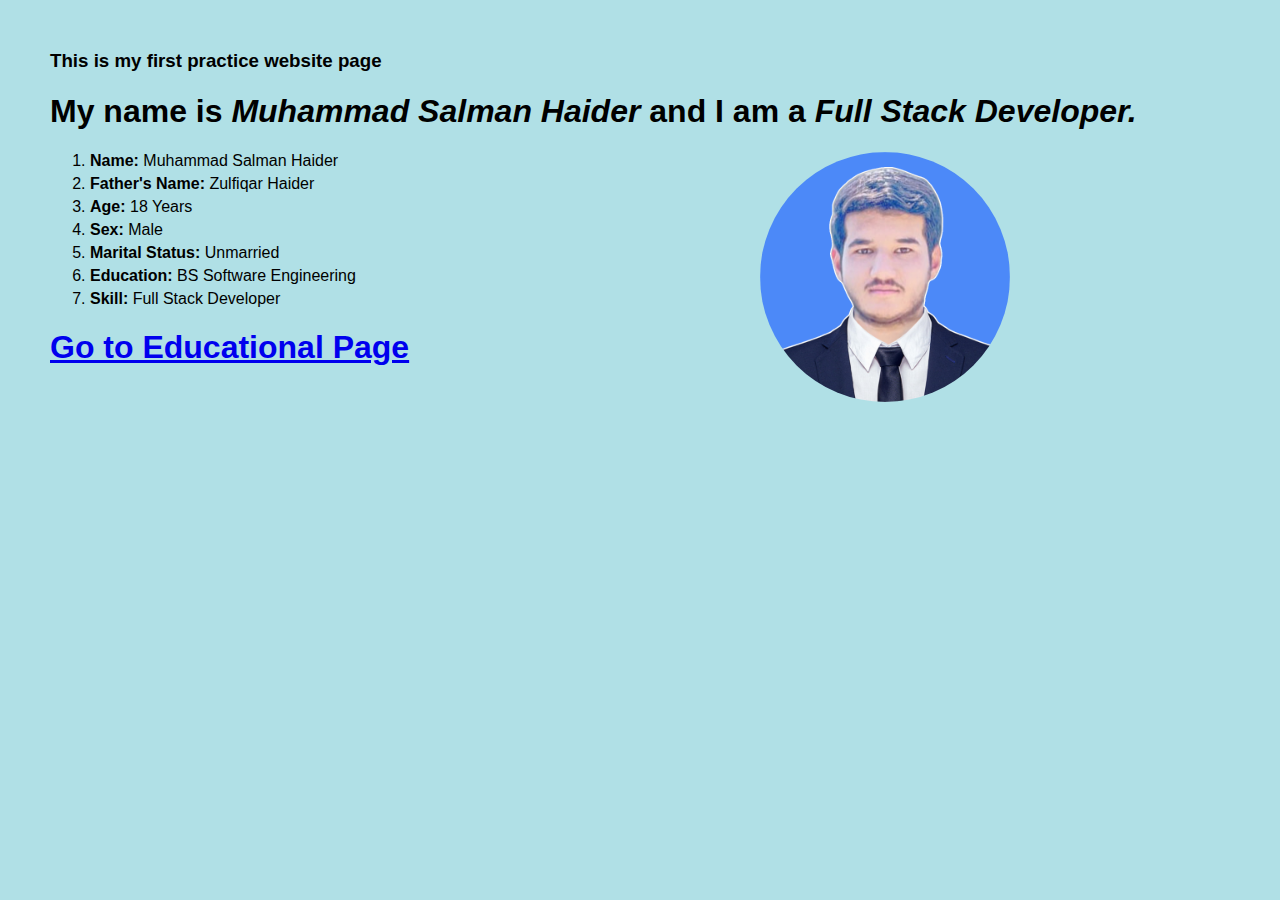
<file: Index.html>
<!DOCTYPE html>
<html>
  <head>
    <title>My First Website Page</title>
    <style>
      body {
        color: black;
        background-color: powderblue;
        font-family: Arial, sans-serif;
        margin: 50px;
      }
      img.profile {
        float: right;
        height: 250px;
        width: 250px;
        border-radius: 150px;
        margin: 220px;
        margin-top: 0%;
        margin-bottom: 20%;
      }
      ul {
        list-style-type: arrow;
        padding: 50;
      }
      ul li {
        margin-bottom: 5px;
      }
    </style>
  </head>
  <body>
    <h3>This is my first practice website page</h3>
    <h1>My name is <em>Muhammad Salman Haider</em> and I am a <em>Full Stack Developer.</em></h1>
    <img src="profile-pic.png" alt="Salman" class="profile">
    <ul>
      <li><strong>Name:</strong> Muhammad Salman Haider</li>
      <li><strong>Father's Name:</strong> Zulfiqar Haider</li>
      <li><strong>Age:</strong> 18 Years</li>
      <li><strong>Sex:</strong> Male</li>
      <li><strong>Marital Status:</strong> Unmarried</li>
      <li><strong>Education:</strong> BS Software Engineering</li>
      <li><strong>Skill:</strong> Full Stack Developer</li>
    </ul>
    <h1><a href="Educational page.html">Go to Educational Page</a></h1>
  </body>
</html>
</file>
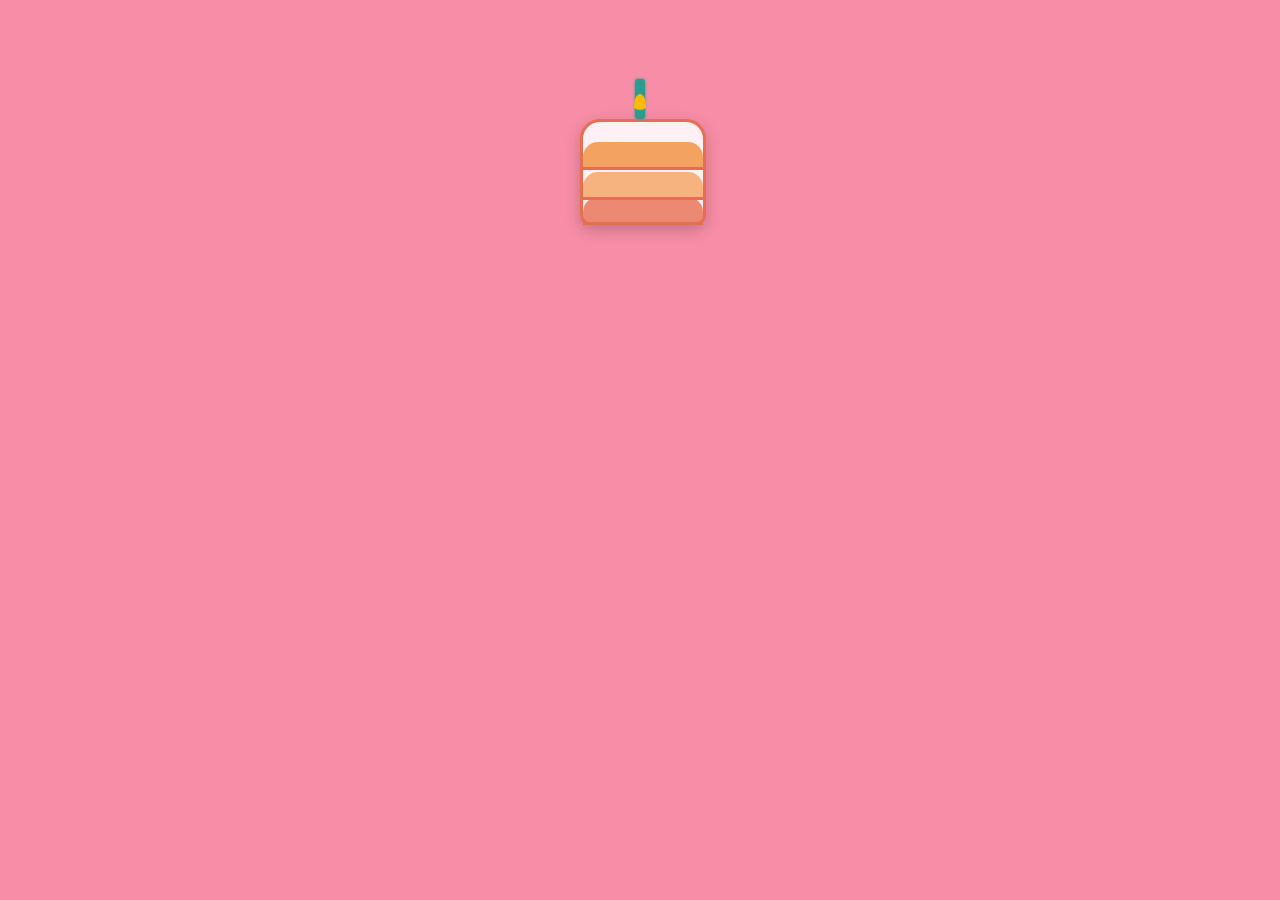
<file: Birthday.html>
<!DOCTYPE html>
<html lang="en">
<head>
<meta charset="UTF-8" />
<meta name="viewport" content="width=device-width, initial-scale=1" />
<title>Happy Birthday Rida Fatime</title>
<style>
  body {
    margin: 0;
    padding: 0;
    background: #f78da7;
    display: flex;
    flex-direction: column;
    justify-content: center;
    align-items: center;
    height: 100vh;
    font-family: 'Segoe UI', Tahoma, Geneva, Verdana, sans-serif;
    overflow: hidden;
    color: white;
  }

  /* Cake container */
  .cake-container {
    position: relative;
    width: 120px;
    height: 150px;
    margin-bottom: 30px;
    animation: drop 1s ease forwards;
    animation-delay: 0.5s;
    transform: translateY(-200px);
  }

  @keyframes drop {
    to {
      transform: translateY(0);
    }
  }

  /* Cake base */
  .cake {
    width: 120px;
    height: 100px;
    background: #fff0f5;
    border-radius: 20px 20px 10px 10px;
    box-shadow: 0 5px 15px rgba(0,0,0,0.2);
    position: relative;
    border: 3px solid #e76f51;
  }

  /* Cake layers */
  .cake-layer {
    position: absolute;
    width: 100%;
    height: 25px;
    background: #f4a261;
    border-radius: 15px 15px 0 0;
    border-bottom: 3px solid #e76f51;
  }
  .cake-layer:nth-child(1) {
    top: 20px;
  }
  .cake-layer:nth-child(2) {
    top: 50px;
    background: #f4a261cc;
  }
  .cake-layer:nth-child(3) {
    top: 75px;
    background: #e76f51cc;
  }

  /* Candle */
  .candle {
    position: absolute;
    top: -40px;
    left: 50%;
    transform: translateX(-50%);
    width: 10px;
    height: 40px;
    background: #2a9d8f;
    border-radius: 3px;
    box-shadow: 0 0 3px #2a9d8f;
    animation: candleGlow 1.5s infinite alternate;
  }

  @keyframes candleGlow {
    0% {
      box-shadow: 0 0 6px 2px #ffba08;
    }
    100% {
      box-shadow: 0 0 12px 6px #ffba08;
    }
  }

  /* Flame */
  .flame {
    position: absolute;
    top: -25px;
    left: 50%;
    transform: translateX(-50%);
    width: 12px;
    height: 20px;
    background: radial-gradient(circle at 50% 30%, #ffba08 60%, transparent 70%);
    border-radius: 50% 50% 50% 50% / 60% 60% 40% 40%;
    animation: flicker 1s infinite;
  }

  @keyframes flicker {
    0%, 100% {
      transform: translateX(-50%) scale(1);
      opacity: 1;
    }
    50% {
      transform: translateX(-48%) scale(1.1);
      opacity: 0.8;
    }
  }

  /* Text animations */
  h1, p {
    opacity: 0;
    animation: fadeIn 1.5s ease forwards;
  }

  h1 {
    font-size: 2.5rem;
    margin: 0;
    animation-delay: 2s;
  }

  p {
    font-size: 1.8rem;
    margin: 5px 0 0 0;
    animation-delay: 2.5s;
  }

  @keyframes fadeIn {
    to {
      opacity: 1;
    }
  }
</style>
</head>
<body>

  <div class="cake-container">
    <div class="cake">
      <div class="cake-layer"></div>
      <div class="cake-layer"></div>
      <div class="cake-layer"></div>
    </div>
    <div class="candle"></div>
    <div class="flame"></div>
  </div>

  <h1>Happy Birthday!</h1>
  <p>Rida Fatima</p>
  

</body>
</html>
</file>
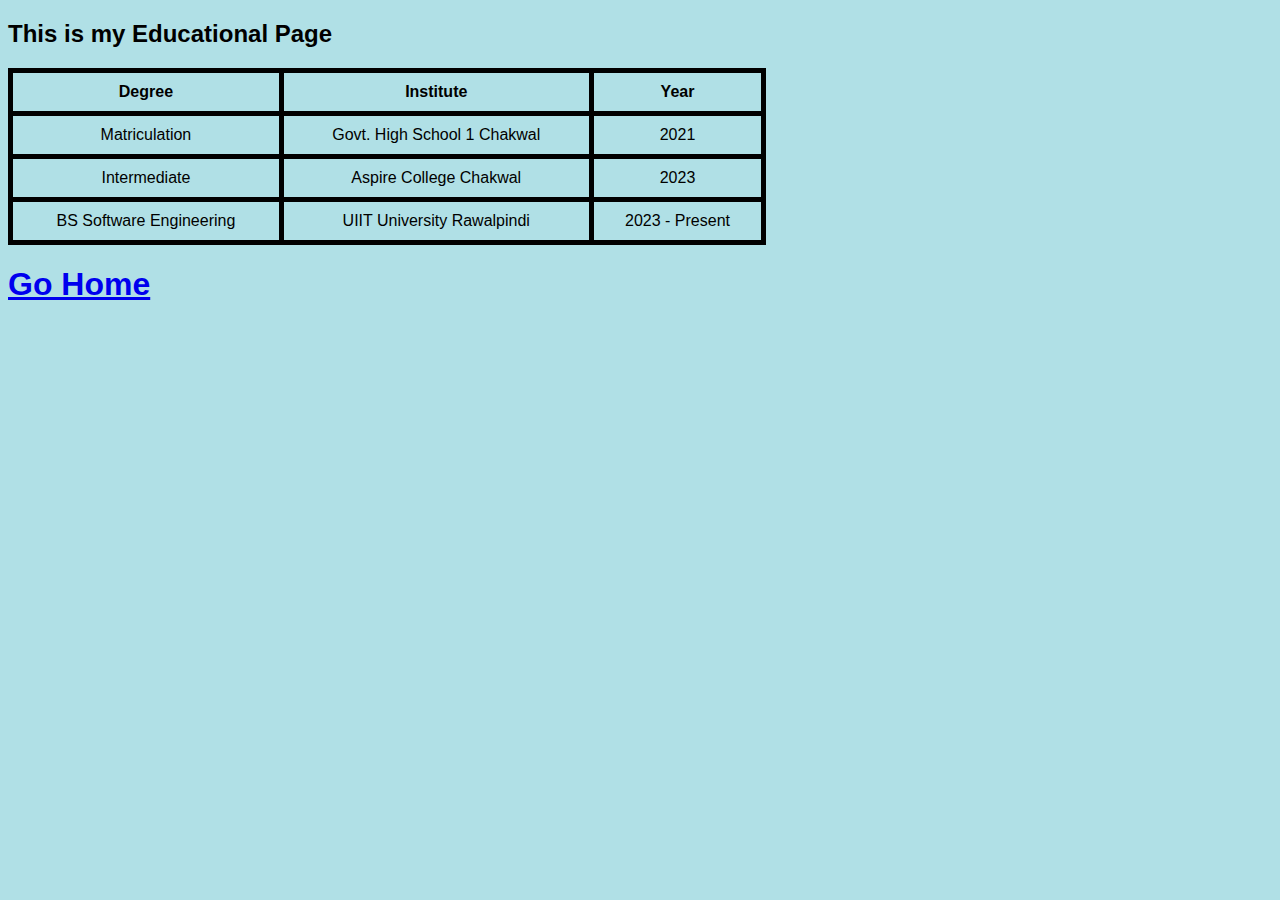
<file: Educational page.html>
<!DOCTYPE html>
<html>
  <head>
    <title>This is my Educational Page</title>
    <style>
      body {
        color: black;
        background-color: powderblue;
        font-family: Arial, sans-serif;
      }
      table {
        border: 5px solid black;
        width: 60%;
        border-collapse: collapse;
        margin-top: 20px;
      }
      th, td {
        border: 5px solid black;
        padding: 10px;
        text-align: center;
      }
    </style>
  </head>
  <body>
    <h2>This is my Educational Page</h2>

    <table>
      <tr>
        <th>Degree</th>
        <th>Institute</th>
        <th>Year</th>
      </tr>
      <tr>
        <td>Matriculation</td>
        <td>Govt. High School 1 Chakwal</td>
        <td>2021</td>
      </tr>
      <tr>
        <td>Intermediate</td>
        <td>Aspire College Chakwal</td>
        <td>2023</td>
      </tr>
      <tr>
        <td>BS Software Engineering</td>
        <td>UIIT University Rawalpindi</td>
        <td>2023 - Present</td>
      </tr>
    </table>

    <h1><a href="Index.html">Go Home</a></h1>
  </body>
</html>
</file>
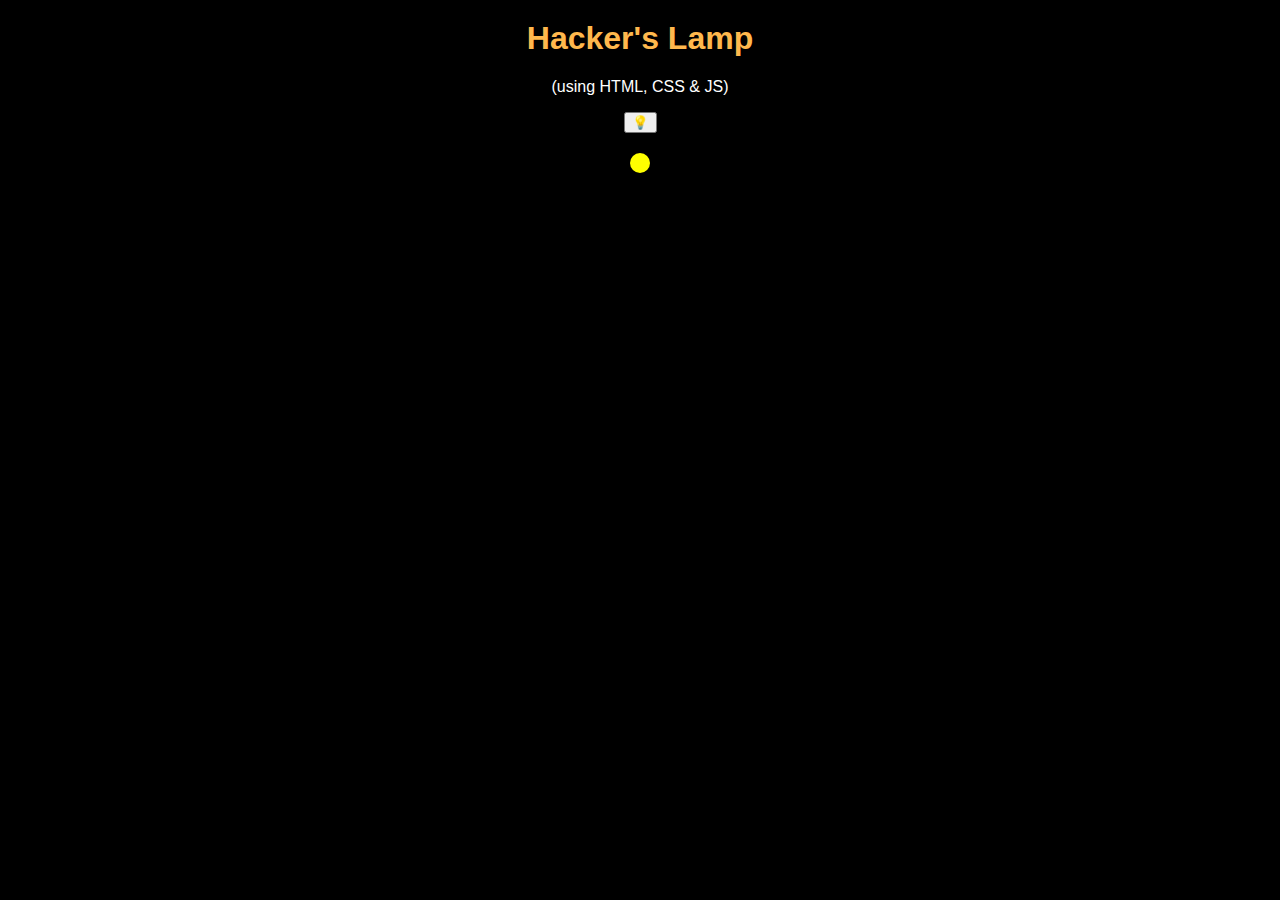
<file: Lamp Profile.html>
<!DOCTYPE html>
<html lang="en">
<head>
    <meta charset="UTF-8">
    <meta name="viewport" content="width=device-width, initial-scale=1.0">
    <title>Hacker's Lamp Login</title>
    <link rel="stylesheet" href="style.css">
</head>
<body>
    <h1>Hacker's Lamp</h1>
    <p>(using HTML, CSS & JS)</p>

    <!-- Lamp Button -->
    <button id="lampSwitch">💡</button>

    <!-- Lamp Light -->
    <div class="lamp">
        <div class="light"></div>
        <div class="bulb"></div>
    </div>

    <!-- Login Form -->
    <div class="login-form">
        <h2>Welcome Back</h2>
        <form>
            <label>Username:</label>
            <input type="text" required>

            <label>Password:</label>
            <input type="password" required>

            <button type="submit">SIGN IN</button>
        </form>
    </div>

    <script src="script.js"></script>
</body>
</html>
</file>
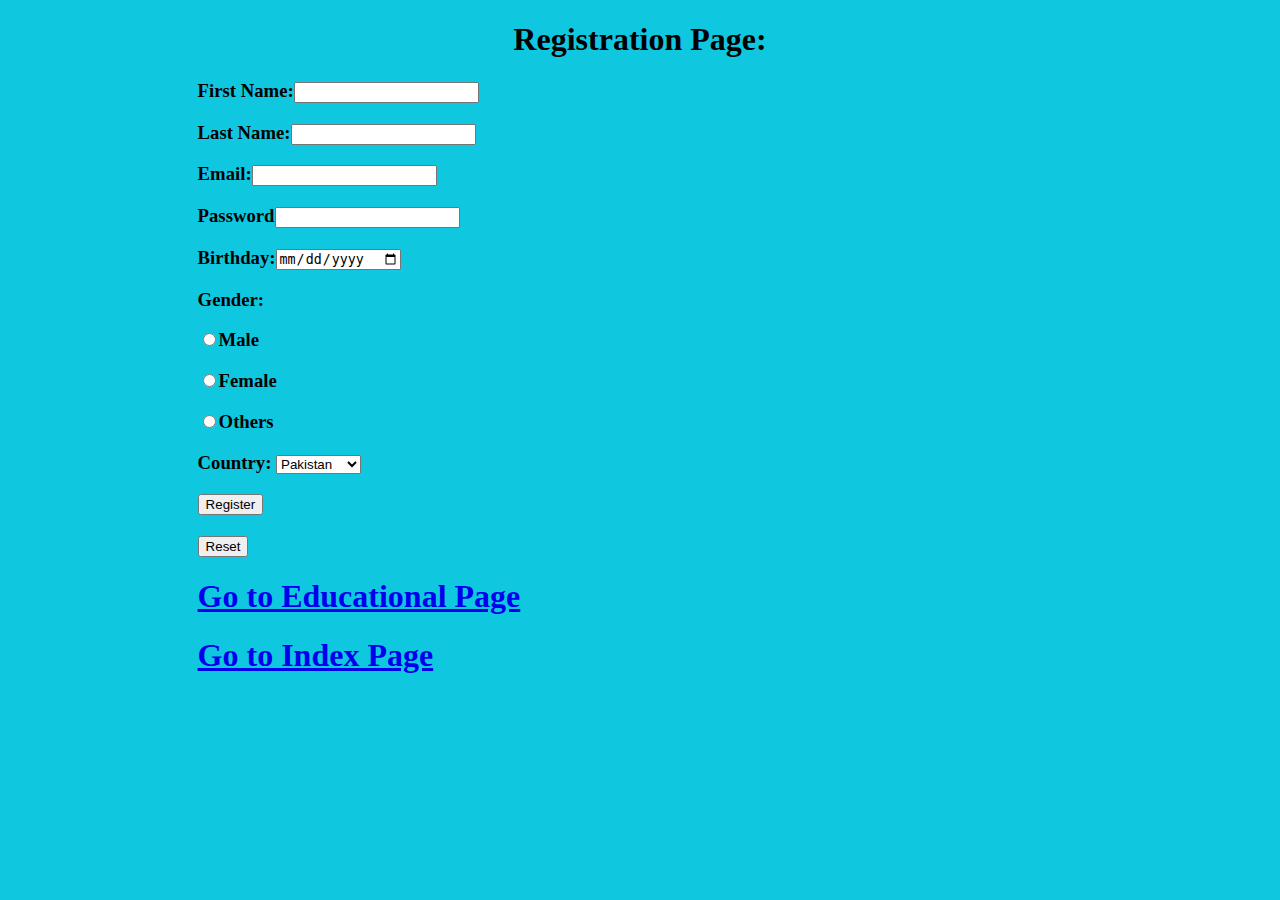
<file: Login page.html>
<!DOCTYPE HTML>
<HTML>
<HEAD>
    <TITLE>
        Registration page
    </TITLE>
</HEAD>
<BODY style="background-color: rgb(16, 199, 224);">
    <H1><H1 style = "text-align: center;">Registration Page:</H1></H1>
<FORM style="padding-left: 15%;">
    <H3>First Name:<input type = "text" required></H3>
    <H3>Last Name:<input type = "text"></H3>
    <H3>Email:<input type = "Email"  required></H3>
    <H3>Password<input type="password" minlength ="3" required></H3>
    <H3>Birthday:<input type = "date"></H3>
    <H3>Gender:</H3>
       <H3><input type = "radio" name = "Gender">Male</H3>
       <H3><input type = "radio" name = "Gender">Female</H3>
       <H3><input type = "radio" name = "Gender">Others</H3>
    <H3>Country:
    <select>
        <option value="Pakistan">Pakistan</option>
        <option value="India">India</option>
        <option value="Bagladesh">Bagladesh</option>
    </select> </H3>  
     <H3><input type = "submit" value="Register"></H3>
     <H3><input type = "Reset"></H3> 
     <h1><a href="Educational page.html">Go to Educational Page</a></h1> 
     <h1><a href="Index.html">Go to Index Page</a></h1>
</FORM>
</BODY>
</HTML>
</file>
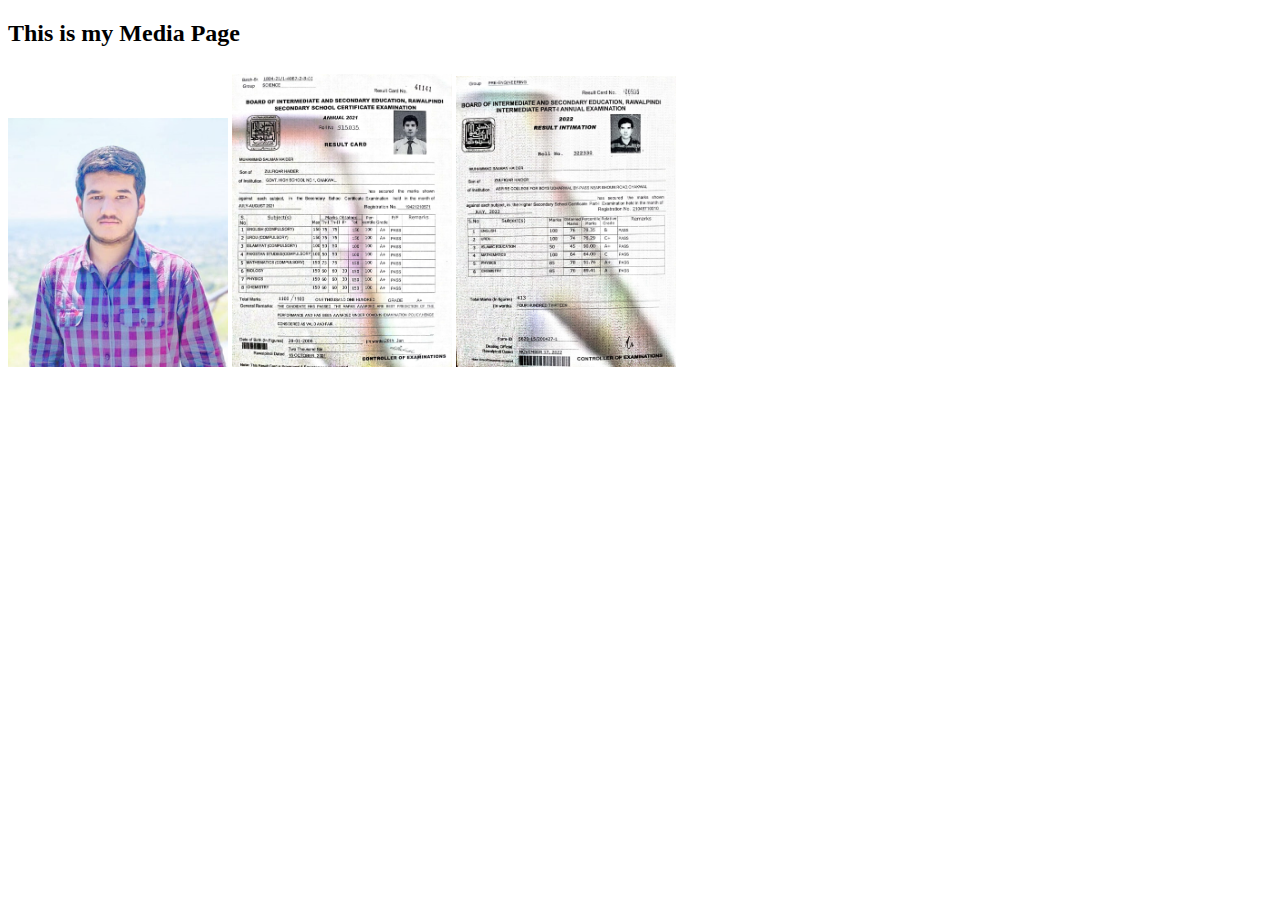
<file: media page.html>
<!DOCTYPE html>
<html>

<head>
    <title>
        Media Page
    </title>
</head>

<body>
<h2>This is my Media Page</h2>

<image src ="IMG-20240501-WA0001.jpg.png" width = "220px" length = "220px"></image>
<image src ="Matric.jpg" width = "220px" length = "220px"></image>
<image src ="FSc.jpg" width = "220px" length = "220px"></image>

<iframe 
    width="300" 
    height="300" 
    src="https://www.youtube.com/embed/cvsbHZcDx8w?list=PLu0W_9lII9agq5TrH9XLIKQvv0iaF2X3w" 
    title="CodeWithHarry Video" 
    frameborder="0" 
    allowfullscreen>
</iframe>

<style>
    /* Apply transition to all media elements */
    img, iframe, video {
        transition: transform 1s ease; /* Smooth hover effect */
    }

    /* Zoom effect on hover */
    img:hover, iframe:hover, video:hover {
        transform: scale(1.1);
    }
</style>

</style>
</body>
</html>
</file>
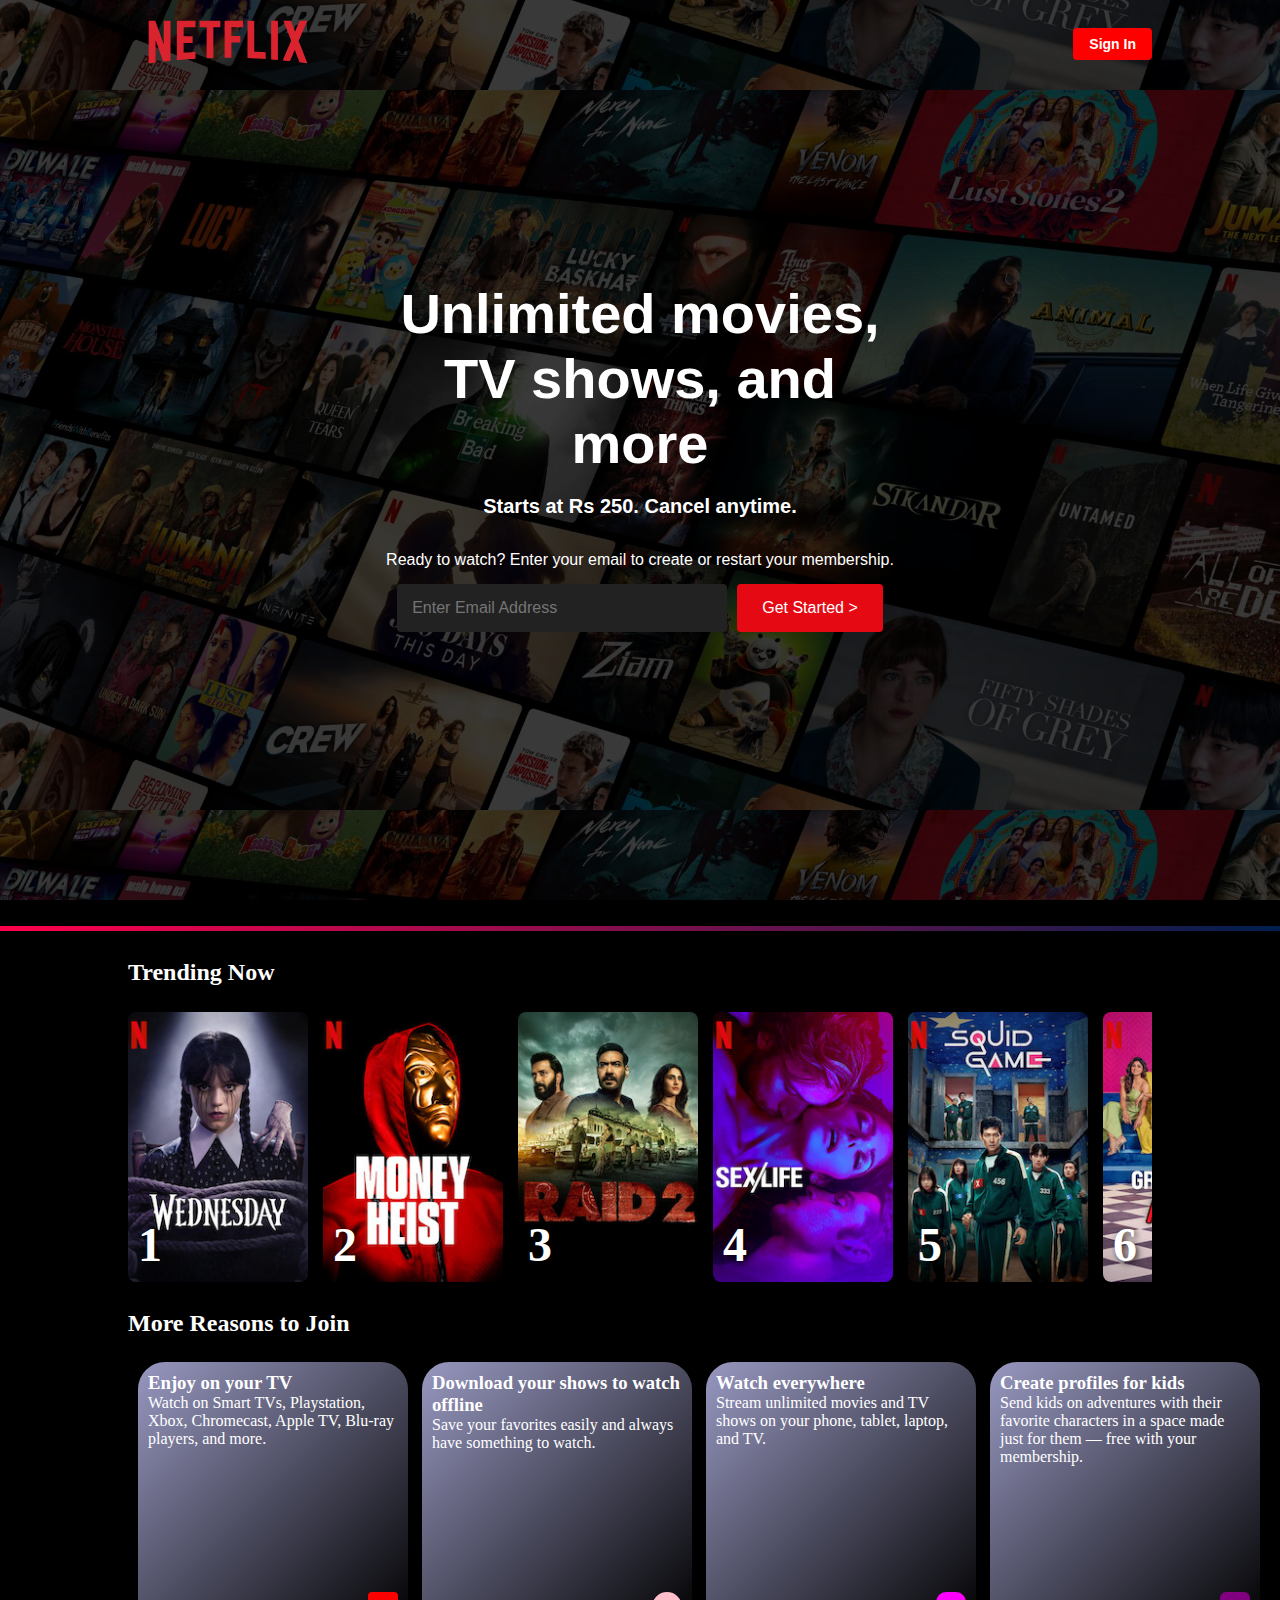
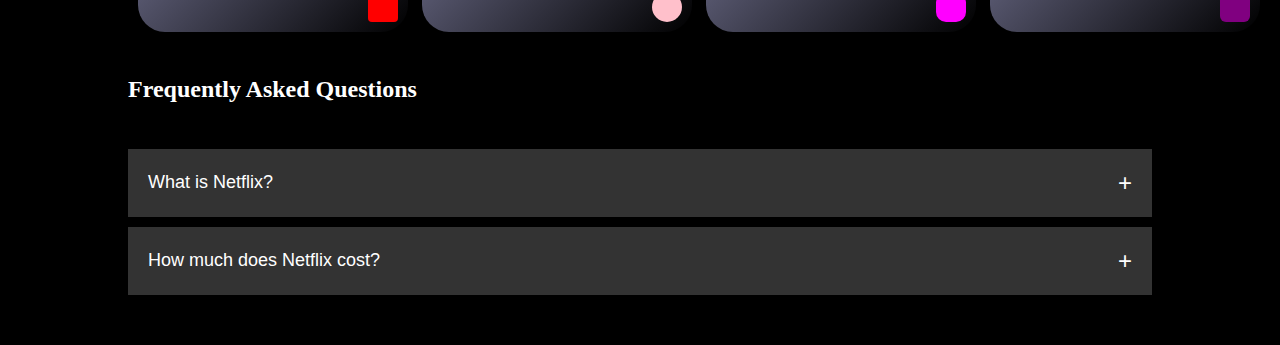
<file: netflix.html>
<!DOCTYPE html>
<html lang="en">
<head>
    <meta charset="UTF-8">
    <meta name="viewport" content="width=device-width, initial-scale=1.0">
    <title>Netflix</title>
    <link rel="stylesheet" href="Netflix.css">
</head>
<body style="background-color: black;">
    <div class="main">
    <nav>
        <span>
            <img width="200px" src="Netflix_Logo_PMS.svg"   fill="red" alt="Netflix_Logo_PMS" >
        </span>
        <div class="flex">
            <button>Sign In</button>
        </div>
    </nav>
    <div class="box">
        </div>
        <div class="hero">
            <span id="Text1">Unlimited movies,<br> TV shows, and<br> more</span>
            <span id="Text2">Starts at Rs 250. Cancel anytime.</span>
            <span id="Text3">Ready to watch? Enter your email to create or restart your membership.</span>
            <div class="email-form">
                <input type="text" placeholder="Enter Email Address">
                <button>Get Started &gt</button>
            </div>
    </div>
     <!-- 🔻 Separation Layer -->
<div class="divider">
  <svg viewBox="330 100 1240 320"></svg>
    fill="url(#gradient)"
    
  

   
<section class="trending"></section>
<h2>Trending Now</h2>

    <div class="trending">
      <div class="card">
        <img src="image 1.png" alt="Wednesday">
        <div class="number">1</div>
      </div>
      <div class="card">
        <img src="image 2.png" alt="MOney Heist">
        <div class="number">2</div>
      </div>
      <div class="card">
        <img src="image 3.png" alt="Raid 2">
        <div class="number">3</div>
      </div>
      <div class="card">
        <img src="image 4.png" alt="Sex Life">
        <div class="number">4</div>
      </div>
      <div class="card">
        <img src="image 5.png" alt="Squid Game">
        <div class="number">5</div>
      </div>
      <div class="card">
        <img src="image 6.png" alt="The Great Indian Kapil Show">
        <div class="number">6</div>
      </div>
      <div class="card">
        <img src="image 7.png" alt="Unspeakable Sins">
        <div class="number">7</div>
      </div>
      <div class="card">
        <img src="image 8.png" alt="Saara Jahan Se Accha">
        <div class="number">8</div>
      </div>
      <div class="card">
        <img src="image 9.png" alt="Mandala Murders">
        <div class="number">9</div>
      </div>
      <div class="card">
        <img src="image 10.png" alt="My Oxford Year">
        <div class="number">10</div>
      </div></div></div>
      <br>
<section class="reasons">
    <h2>More Reasons to Join</h2>
    <div class="cards" style="margin-left: 10%;">
      <div class="card2" >
        <h3>Enjoy on your TV</h3>
        <p>Watch on Smart TVs, Playstation, Xbox, Chromecast, Apple TV, Blu-ray players, and more.</p>
        <div class="icon tv-icon"></div>
      </div>
      <div class="card2">
        <h3>Download your shows to watch offline</h3>
        <p>Save your favorites easily and always have something to watch.</p>
        <div class="icon download-icon"></div>
      </div>
      <div class="card2">
        <h3>Watch everywhere</h3>
        <p>Stream unlimited movies and TV shows on your phone, tablet, laptop, and TV.</p>
        <div class="icon telescope-icon"></div>
      </div>
      <div class="card2">
        <h3>Create profiles for kids</h3>
        <p>Send kids on adventures with their favorite characters in a space made just for them — free with your membership.</p>
        <div class="icon kids-icon"></div>
      </div>
    </div>
  </section>

  <section class="faq">
    <h2>Frequently Asked Questions</h2>
    <div class="faq-item" style="margin-left: 10%; margin-right: 10%;" >
      <button class="faq-question">
        What is Netflix?
        <span class="plus">+</span>
      </button>
    </div>
    <div class="faq-item" style="margin-left: 10%; margin-right: 10%;">
      <button class="faq-question">
        How much does Netflix cost?
        <span class="plus">+</span>
      </button>
    </div>
  </section>
</body>
</html>
</file>
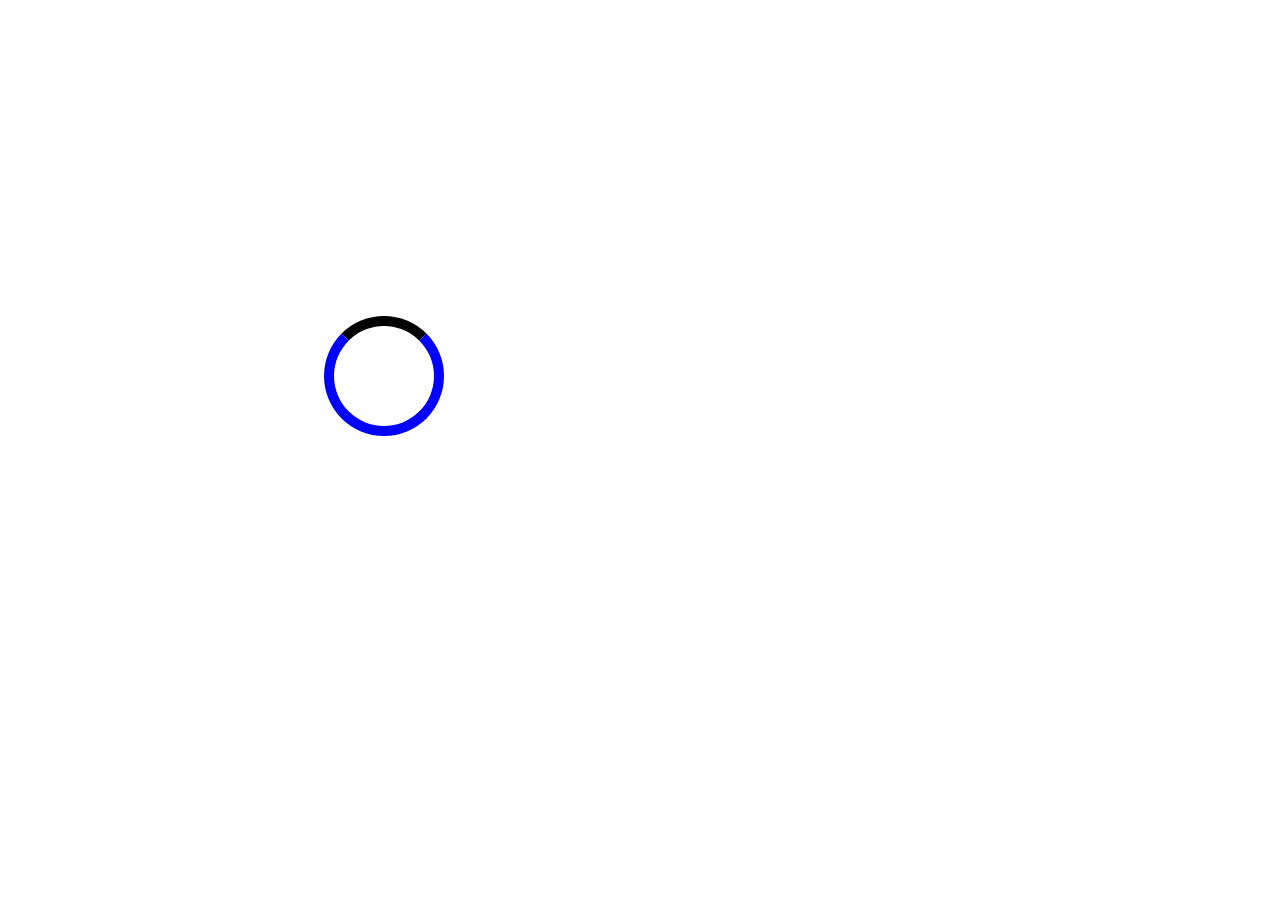
<file: project1 of css.html>
<!DOCTYPE html>
<html lang="en">
<head>
    <meta charset="UTF-8">
    <!-- <meta http-equiv="X-UA-Compatible" content="IE-edge"> -->
    <meta name="viewport" content="width=device-width, initial-scale=1.0">
    <title>Netflix</title>
    <link rel="stylesheet" href="project1 of css.css">
</head>
<body>
  <div></div>
 

   
</body>
</html>
</file>
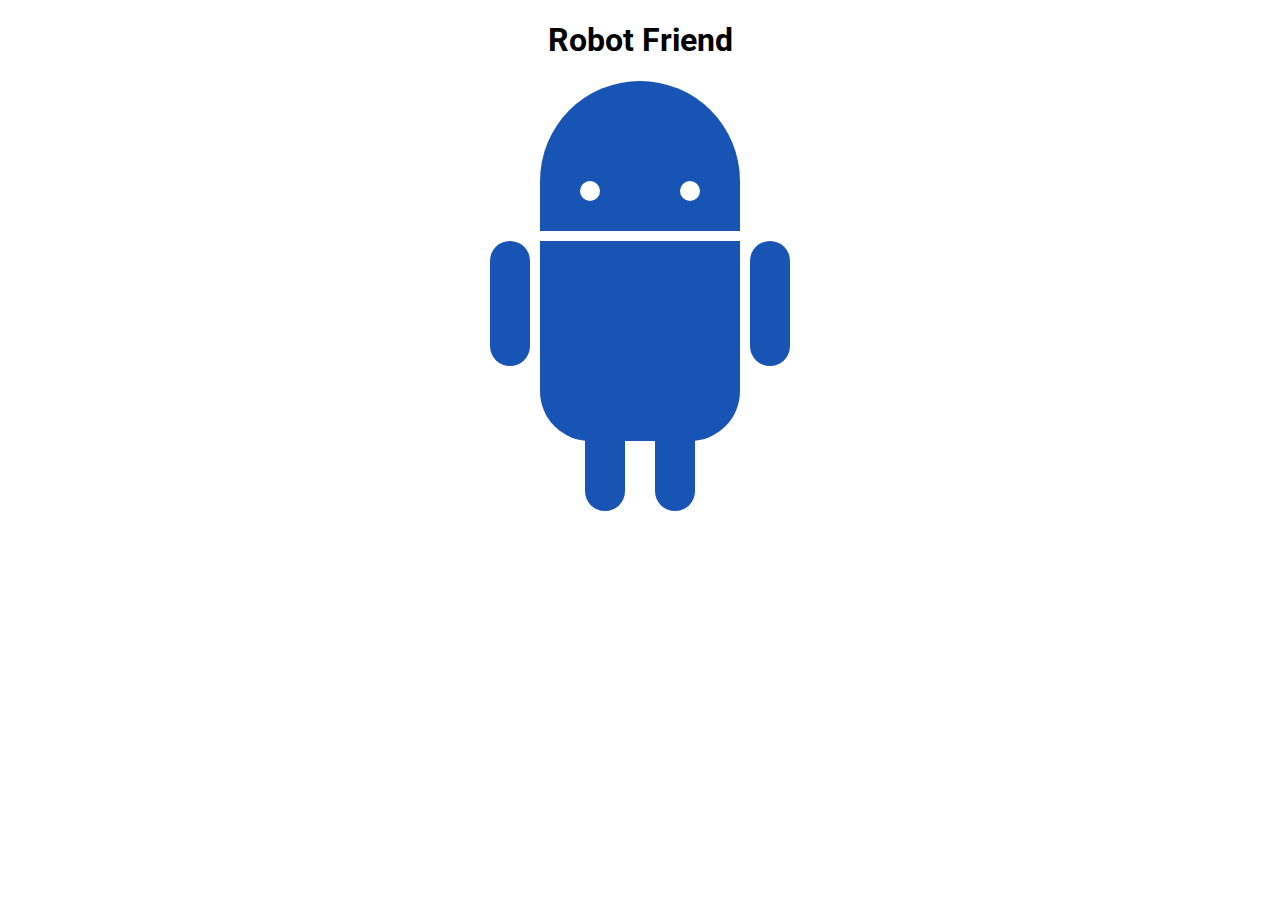
<file: Robot friend.html>
<!DOCTYPE html>
<html>
<head>
	<title>RoboPage</title>
	<link rel="stylesheet" type="text/css" href="stylesheet.css">
	<link href="https://fonts.googleapis.com/css?family=Roboto" rel="stylesheet">
</head>
<body>
	<h1>Robot Friend</h1>
	<div class="robots">
		<div class="android"> 
			<div class="head"> 
				<div class="eyes"> 
					<div class="left_eye"></div> 
					<div class="right_eye"></div>
				</div> 
			</div> 
			<div class="upper_body"> 
				<div class="left_arm"></div> 
				<div class="torso"></div> 
				<div class="right_arm"></div> 
			</div> 
			<div class="lower_body"> 
				<div class="left_leg"></div> 
				<div class="right_leg"></div> 
			</div> 
		</div>
	</div>
</body>
</html>
</file>
<file: style.css>
body {
    background: #000;
    color: white;
    text-align: center;
    font-family: Arial, sans-serif;
}

h1 {
    color: #ffb84d;
    margin-top: 20px;
}

.lamp {
    position: relative;
    margin: 20px auto;
    width: 200px;
    height: 300px;
}

.bulb {
    width: 20px;
    height: 20px;
    background: yellow;
    border-radius: 50%;
    position: absolute;
    top: 0;
    left: 50%;
    transform: translateX(-50%);
}

.light {
    position: absolute;
    top: 20px;
    left: 50%;
    transform: translateX(-50%);
    width: 0;
    height: 0;
    border-left: 100px solid transparent;
    border-right: 100px solid transparent;
    border-top: 300px solid rgba(255, 255, 0, 0.2);
    display: none;
}

.login-form {
    background: white;
    color: black;
    padding: 20px;
    border-radius: 10px;
    width: 250px;
    margin: -100px auto 0 auto;
    display: none;
}

.login-form input, .login-form button {
    display: block;
    margin: 10px auto;
    padding: 8px;
    width: 80%;
}
</file>
<file: Netflix.css>
* {
    /* background-color: black; */
    padding: 0;
    margin: 0;
}

.main {
    background-image: url("Backgroung\ image.png");
    background-position: center center;
    /* background-repeat: no-repeat; */
    background-size: max(1200px, 100vw);
    height: 100vh;
    position: relative;
    
}

.main .box {
    height: 100vh;
    width: 100%;
    opacity: 0.7;
    position: absolute;
    top: 0;
    background-color: black;
}

nav {
    max-width: 80vw;
    margin: auto;
    display: flex;
    align-items: center;
    justify-content: space-between;
}

nav img {
    position: relative;
    z-index: 10;
}

nav button {
    position: relative;
    z-index: 10;
    background-color: red;
    color: white;
    border: none;
    padding: 8px 16px;
    font-size: 14px;
    font-weight: bold;
    border-radius: 4px;
    cursor: pointer;

}

.hero {
    height: calc(100% - 62px);
    display: flex;
    
    align-items: center;
    justify-content: center;
    flex-direction: column;
    color: white;
    position: relative;
    /* line-height: 2; */
    top: -50px;
    /* padding: 23px; */
}

#Text1 {
    font-family: 'Arial', 'Helvetica', sans-serif;
    font-size: 56px;
    font-weight: 900;
    text-align: center;
}

#Text2 {
    font-family: 'Arial', 'Helvetica', sans-serif;
    font-size: 20px;
    font-weight: 700;
    text-align: center;
    line-height: 3;
}

#Text3 {
    font-family: 'Arial', 'Helvetica', sans-serif;
    font-size: 16px;
    font-weight: 500;
    text-align: center;
    line-height: 3;
}

.container {
  padding: 20px;
}

h2{
    color: #fff;
     margin-left: 10%;
     padding-bottom: 2%;
}

.trending {
  display: flex;
  gap: 15px;
  overflow-x: scroll;
  padding-bottom: 10px;
  margin-left: 10%;
  margin-right: 10%;
}

.card {
  position: relative;
  flex: 0 0 auto;
  width: 180px;
  height: 270px;
  border-radius: 8px;
  overflow: hidden;
  cursor: pointer;
  transition: transform 0.3s;
}

.card:hover {
  transform: scale(1.08);
}

.card img {
  width: 100%;
  height: 100%;
  object-fit: cover;
}

.number {
  position: absolute;
  bottom: 10px;
  left: 10px;
  font-size: 3rem;
  font-weight: bold;
  color: white;
  text-shadow: 2px 2px 6px rgba(0, 0, 0, 0.8);
}
/* Email form */
.email-form {
  display: flex;
  justify-content: center;
  flex-wrap: wrap;
  gap: 10px;
}

.email-form input {
  padding: 15px;
  font-size: 1rem;
  width: 300px;
  border: none;
  border-radius: 4px;
  outline: none;
  background-color: #222;
}

.email-form button {
  padding: 15px 25px;
  font-size: 1rem;
  border: none;
  border-radius: 4px;
  background-color: #e50914;
  color: #fff;
  cursor: pointer;
  transition: background 0.3s;
}

.email-form button:hover {
  background-color: #f40612;
}
/* 🔻 Separation Layer */
.divider svg {
  display: block;
  width: 100%;
  height: 30px;
  height: 5px;
  background: linear-gradient(to right, #ff004c, #001f4d);
}

.card2 {
  background: linear-gradient(to bottom right, #9898c1, #000000);
  color: #fff;
  display: inline-block;
  height: 250px;
  width: 250px;
  margin-left: 10px;
  border-radius: 10%;
  padding: 10px;
}
.card2 {
  position: relative;
  flex: 0 0 auto;

  overflow: hidden;
  cursor: pointer;
  transition: transform 0.3s;
}

.card:hover {
  transform: scale(1.08);

}



.icon {
  width: 30px;
  height: 30px;
  position: absolute;
  bottom: 10px;
  right: 10px;
}

/* Placeholder colored icons */
.tv-icon {
  background: red;
  border-radius: 4px;
}

.download-icon {
  background: pink;
  border-radius: 50%;
}

.telescope-icon {
  background: magenta;
  border-radius: 10px;
}

.kids-icon {
  background: purple;
  border-radius: 6px;
}

.faq {
  padding: 40px 0;
}

.faq h2 {
  font-size: 24px;
  margin-bottom: 20px;
}

.faq-item {
  margin-bottom: 10px;
}

.faq-question {
  width: 100%;
  background-color: #333;
  border: none;
  color: #fff;
  text-align: left;
  padding: 20px;
  font-size: 18px;
  display: flex;
  justify-content: space-between;
  align-items: center;
  cursor: pointer;
}

.plus {
  font-size: 24px;
}
</file>
<file: project1 of css.css>
div{
    width: 100px;
    height: 100px;
    border: 10px solid blue;
    border-top:10px solid black ;
    
    margin-left: 25%;
    margin-top: 25%;
    border-radius: 50%;
    animation: loader 2s ease-in-out 0.1s infinite normal;
    
}

@keyframes loader {
    from{
        transform: rotate(0deg);
    }
    to{
        transform: rotate(360deg);
    }
    
}
</file>
<file: stylesheet.css>
h1 {
	text-align: center;
	font-family: 'Roboto', sans-serif;
}

.robots {
	flex-wrap: wrap;
	display: flex;
	justify-content: center;
}

.head, 
.left_arm, 
.torso, 
.right_arm, 
.left_leg, 
.right_leg {
	 background-color: #1854b4;
}

.head { 
	width: 200px; 
	margin: 0 auto; 
	height: 150px; 
	border-radius: 200px 200px 0 0; 
	margin-bottom: 10px;
} 

.eyes {
	display: flex
}

.head:hover {
	width: 300px;
    transition: 1s ease-in-out;
}

.upper_body { 
	width: 300px; 
	height: 150px;
	display: flex; 
} 

.left_arm, .right_arm { 
	width: 40px; 
	height: 125px;
	border-radius: 100px; 
} 

.left_arm { 
	margin-right: 10px; 
} 

.right_arm { 
	margin-left: 10px; 
} 

.torso { 
	width: 200px; 
	height: 200px;
	border-radius: 0 0 50px 50px; 
} 

.lower_body { 
	width: 200px; 
	height: 200px;
	/* This is another useful property. Hmm what do you think it does?*/
	margin: 0 auto;
	display: flex; 
} 

.left_leg, .right_leg { 
	width: 40px; 
	height: 120px;
	border-radius: 0 0 100px 100px; 
} 

.left_leg { 
	margin-left: 45px; 
} 

.left_arm:hover {
    transform: rotate(10deg);
    transform-origin: top left;
    transition: transform 0.3s ease;
}


.right_leg { 
	margin-left: 30px; 
}
.right_leg:hover {
    transform: rotate(10deg);
    transform-origin: top left;
    transition: transform 0.3s ease;
}


.left_leg:hover {
    transform: rotate(10deg);
    transform-origin: top left;
    transition: transform 0.3s ease;
}

.right_arm:hover {
    transform: rotate(10deg);
    transform-origin: top left;
    transition: transform 0.3s ease;
}


.left_eye, .right_eye { 
	width: 20px; 
	height: 20px; 
	border-radius: 15px; 
	background-color: rgb(255, 255, 255);  
} 

.left_eye { 
	/* These properties are new and you haven't encountered
	in this course. Check out CSS Tricks to see what it does! */
	position: relative; 
	top: 100px; 
	left: 40px; 
} 

.right_eye { 
	position: relative; 
	top: 100px; 
	left: 120px; 
}
</file>
